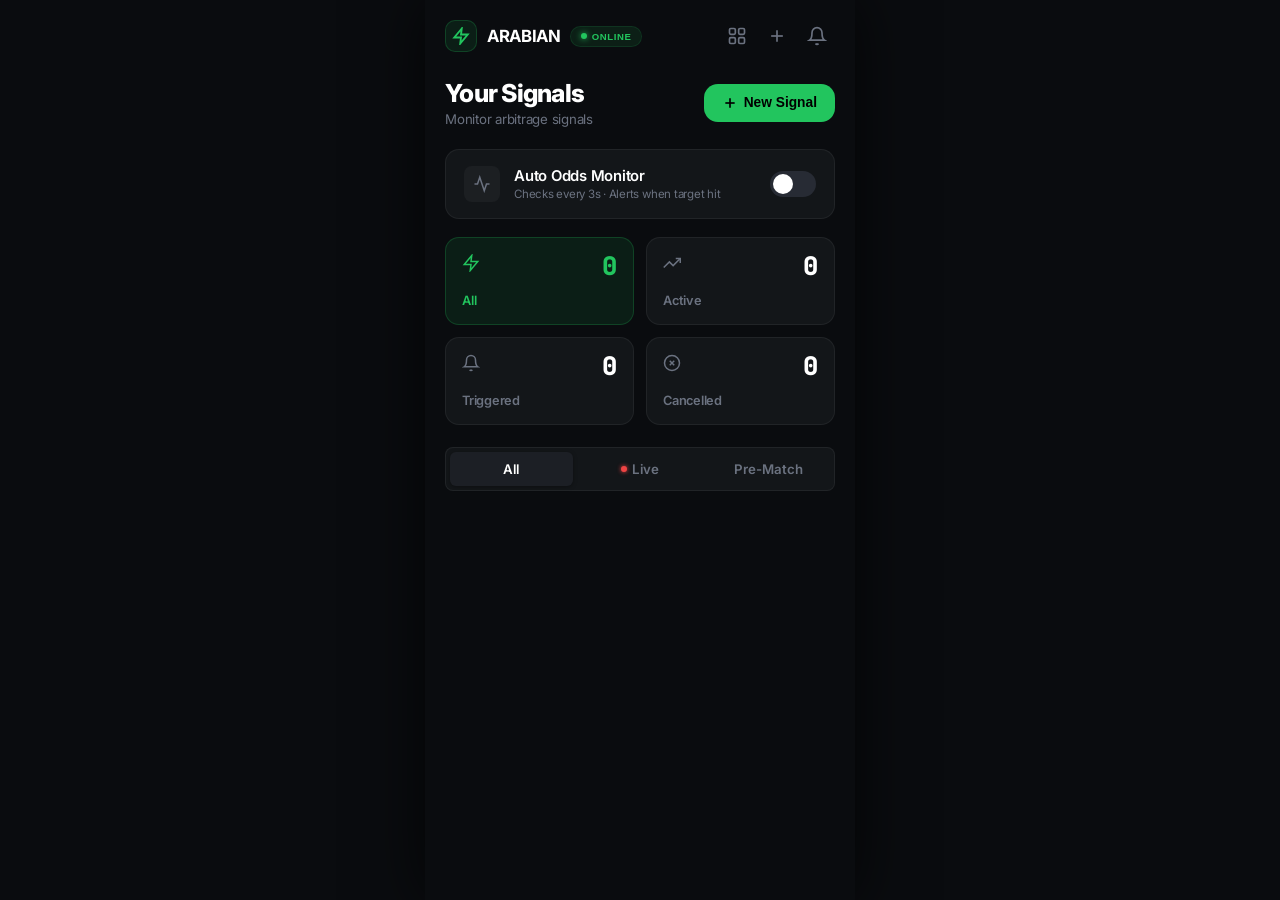
<file: frontend/index.html>
<!DOCTYPE html>
<html lang="en">
<head>
    <meta charset="UTF-8">
    <meta name="viewport" content="width=device-width, initial-scale=1.0, maximum-scale=1.0, user-scalable=no">
    <title>ARABIAN Arb Engine</title>
    <meta name="description" content="ARABIAN Arb Engine — Real-time arbitrage signal monitor.">
    <link rel="preconnect" href="https://fonts.googleapis.com">
    <link rel="preconnect" href="https://fonts.gstatic.com" crossorigin>
    <link href="https://fonts.googleapis.com/css2?family=Inter:wght@400;500;600;700;800&family=JetBrains+Mono:wght@500;700&display=swap" rel="stylesheet">
    <link rel="manifest" href="manifest.json">
    <meta name="theme-color" content="#0d1117">
    <link rel="stylesheet" href="style.css">
</head>
<body>
    <div class="app-container">

        <!-- ── Header ─────────────────────────────────────── -->
        <header class="app-header">
            <div class="header-left">
                <div class="logo-icon">
                    <svg width="18" height="18" viewBox="0 0 24 24" fill="none" stroke="currentColor" stroke-width="2.5"><path d="M13 2L3 14h9l-1 8 10-12h-9l1-8z"/></svg>
                </div>
                <span class="logo-text">ARABIAN</span>
                <button id="engine-toggle-btn" class="engine-badge online">
                    <span class="status-dot"></span>
                    <span class="status-text">ONLINE</span>
                </button>
            </div>
            <div class="header-right">
                <button class="icon-btn" id="bookmakers-btn" title="Bookmaker Health">
                    <svg width="20" height="20" viewBox="0 0 24 24" fill="none" stroke="currentColor" stroke-width="2"><rect x="3" y="3" width="7" height="7" rx="1.5"/><rect x="14" y="3" width="7" height="7" rx="1.5"/><rect x="3" y="14" width="7" height="7" rx="1.5"/><rect x="14" y="14" width="7" height="7" rx="1.5"/></svg>
                </button>
                <button class="icon-btn" id="header-new-signal-btn" title="New Signal">
                    <svg width="20" height="20" viewBox="0 0 24 24" fill="none" stroke="currentColor" stroke-width="2"><line x1="12" y1="5" x2="12" y2="19"/><line x1="5" y1="12" x2="19" y2="12"/></svg>
                </button>
                <button class="icon-btn notif-btn" id="notif-btn" title="Sound Settings">
                    <svg width="20" height="20" viewBox="0 0 24 24" fill="none" stroke="currentColor" stroke-width="2"><path d="M18 8A6 6 0 0 0 6 8c0 7-3 9-3 9h18s-3-2-3-9"/><path d="M13.73 21a2 2 0 0 1-3.46 0"/></svg>
                    <span class="notif-badge" id="notif-badge" style="display:none">0</span>
                </button>
            </div>
        </header>

        <!-- ── Bookmaker Drawer ────────────────────────────── -->
        <div class="bm-drawer" id="bm-drawer">
            <div class="bm-drawer-header">
                <span class="bm-drawer-title">Bookmaker Health</span>
                <button class="close-drawer-btn" id="close-drawer-btn">
                    <svg width="18" height="18" viewBox="0 0 24 24" fill="none" stroke="currentColor" stroke-width="2"><line x1="18" y1="6" x2="6" y2="18"/><line x1="6" y1="6" x2="18" y2="18"/></svg>
                </button>
            </div>
            <div class="bm-list" id="bm-list">
                <div class="bm-loading">Loading…</div>
            </div>
        </div>
        <div class="drawer-overlay" id="drawer-overlay"></div>

        <!-- ── API Connection Banner (hidden by default) ── -->
        <div class="api-banner" id="api-banner" style="display:none">
            <svg width="14" height="14" viewBox="0 0 24 24" fill="none" stroke="currentColor" stroke-width="2"><circle cx="12" cy="12" r="10"/><line x1="12" y1="8" x2="12" y2="12"/><line x1="12" y1="16" x2="12.01" y2="16"/></svg>
            <span id="api-banner-text">Cannot reach backend — check API server</span>
            <button id="api-retry-btn">Retry</button>
        </div>

        <!-- ── Main Content ───────────────────────────────── -->
        <main class="main-content">

            <!-- Title row -->
            <div class="title-section">
                <div>
                    <h2 class="page-title">Your Signals</h2>
                    <p class="page-subtitle" id="subtitle-text">Monitor arbitrage signals</p>
                </div>
                <button class="btn-new-signal" id="new-signal-btn">
                    <svg width="16" height="16" viewBox="0 0 24 24" fill="none" stroke="currentColor" stroke-width="2.5"><line x1="12" y1="5" x2="12" y2="19"/><line x1="5" y1="12" x2="19" y2="12"/></svg>
                    New Signal
                </button>
            </div>

            <!-- Auto Odds Monitor -->
            <div class="monitor-card">
                <div class="monitor-left">
                    <div class="monitor-icon">
                        <svg width="18" height="18" viewBox="0 0 24 24" fill="none" stroke="currentColor" stroke-width="2"><polyline points="22 12 18 12 15 21 9 3 6 12 2 12"/></svg>
                    </div>
                    <div>
                        <div class="monitor-title">Auto Odds Monitor</div>
                        <div class="monitor-sub">Checks every 3s · Alerts when target hit</div>
                    </div>
                </div>
                <label class="toggle-switch">
                    <input type="checkbox" id="auto-monitor-toggle">
                    <span class="slider"></span>
                </label>
            </div>

            <!-- Stats Grid 2x2 -->
            <div class="stats-grid">
                <div class="stat-card stat-active">
                    <div class="stat-top">
                        <svg width="18" height="18" viewBox="0 0 24 24" fill="none" stroke="currentColor" stroke-width="2"><path d="M13 2L3 14h9l-1 8 10-12h-9l1-8z"/></svg>
                        <span class="stat-number" id="stat-all">0</span>
                    </div>
                    <span class="stat-label">All</span>
                </div>
                <div class="stat-card">
                    <div class="stat-top">
                        <svg width="18" height="18" viewBox="0 0 24 24" fill="none" stroke="currentColor" stroke-width="2"><polyline points="23 6 13.5 15.5 8.5 10.5 1 18"/><polyline points="17 6 23 6 23 12"/></svg>
                        <span class="stat-number" id="stat-active">0</span>
                    </div>
                    <span class="stat-label">Active</span>
                </div>
                <div class="stat-card">
                    <div class="stat-top">
                        <svg width="18" height="18" viewBox="0 0 24 24" fill="none" stroke="currentColor" stroke-width="2"><path d="M18 8A6 6 0 0 0 6 8c0 7-3 9-3 9h18s-3-2-3-9"/><path d="M13.73 21a2 2 0 0 1-3.46 0"/></svg>
                        <span class="stat-number" id="stat-triggered">0</span>
                    </div>
                    <span class="stat-label">Triggered</span>
                </div>
                <div class="stat-card">
                    <div class="stat-top">
                        <svg width="18" height="18" viewBox="0 0 24 24" fill="none" stroke="currentColor" stroke-width="2"><circle cx="12" cy="12" r="10"/><line x1="15" y1="9" x2="9" y2="15"/><line x1="9" y1="9" x2="15" y2="15"/></svg>
                        <span class="stat-number" id="stat-cancelled">0</span>
                    </div>
                    <span class="stat-label">Cancelled</span>
                </div>
            </div>

            <!-- Filter Tabs -->
            <div class="filter-tabs" id="filter-tabs">
                <button class="filter-tab active" data-filter="all">All</button>
                <button class="filter-tab" data-filter="live">
                    <span class="live-dot"></span>Live
                </button>
                <button class="filter-tab" data-filter="prematch">Pre-Match</button>
            </div>

            <!-- Signal Cards -->
            <div class="signals-list" id="signals-list"></div>

        </main>
    </div>

    <!-- ── Signal Card Template ──────────────────────────── -->
    <template id="signal-card-template">
        <div class="signal-card">

            <!-- Card header -->
            <div class="signal-card-header">
                <span class="signal-badge">ACTIVE</span>
                <div class="signal-card-actions">
                    <button class="card-icon-btn btn-notify" title="Notify">
                        <svg width="16" height="16" viewBox="0 0 24 24" fill="none" stroke="currentColor" stroke-width="2"><path d="M18 8A6 6 0 0 0 6 8c0 7-3 9-3 9h18s-3-2-3-9"/><path d="M13.73 21a2 2 0 0 1-3.46 0"/></svg>
                    </button>
                    <button class="card-icon-btn btn-delete" title="Delete">
                        <svg width="16" height="16" viewBox="0 0 24 24" fill="none" stroke="currentColor" stroke-width="2"><polyline points="3 6 5 6 21 6"/><path d="M19 6v14a2 2 0 0 1-2 2H7a2 2 0 0 1-2-2V6m3 0V4a2 2 0 0 1 2-2h4a2 2 0 0 1 2 2v2"/></svg>
                    </button>
                </div>
            </div>

            <!-- Match name -->
            <div class="signal-match"></div>

            <!-- Date/time -->
            <div class="signal-time">
                <svg width="13" height="13" viewBox="0 0 24 24" fill="none" stroke="currentColor" stroke-width="2"><circle cx="12" cy="12" r="10"/><polyline points="12 6 12 12 16 14"/></svg>
                <span class="signal-time-text"></span>
            </div>

            <!-- Bookmaker tags (engine arbs) -->
            <div class="bm-tags"></div>

            <!-- Metrics row -->
            <div class="signal-metrics">
                <div class="metric-box">
                    <span class="metric-label">MARKET</span>
                    <span class="metric-value metric-green metric-market"></span>
                </div>
                <div class="metric-box">
                    <span class="metric-label">EDGE</span>
                    <span class="metric-value metric-edge"></span>
                </div>
                <div class="metric-box">
                    <span class="metric-label">PROFIT</span>
                    <span class="metric-value metric-profit"></span>
                </div>
            </div>

            <!-- Odds detail (engine arbs) -->
            <div class="odds-detail">
                <div class="odds-row">
                    <span class="odds-bm bm1-label"></span>
                    <span class="odds-val bm1-odds"></span>
                    <span class="odds-arrow bm1-dir"></span>
                </div>
                <div class="odds-row">
                    <span class="odds-bm bm2-label"></span>
                    <span class="odds-val bm2-odds"></span>
                    <span class="odds-arrow bm2-dir"></span>
                </div>
            </div>

            <!-- Update action (manual targets only) -->
            <div class="update-action">
                <input type="text" class="odds-input" placeholder="Paste current odds...">
                <button class="btn-update">Update</button>
            </div>

        </div>
    </template>

    <!-- ── New Signal Modal ──────────────────────────────── -->
    <div class="modal-overlay" id="signal-modal">
        <div class="modal-sheet">
            <div class="modal-handle"></div>
            <div class="modal-header">
                <h2>New Signal</h2>
                <button class="close-modal-btn" id="close-modal-btn">&times;</button>
            </div>
            <div class="modal-body">
                <!-- Live Match Search -->
                <div class="form-group search-group">
                    <label>Search Match</label>
                    <div class="search-wrapper">
                        <svg class="search-icon" width="16" height="16" viewBox="0 0 24 24" fill="none" stroke="currentColor" stroke-width="2"><circle cx="11" cy="11" r="8"/><line x1="21" y1="21" x2="16.65" y2="16.65"/></svg>
                        <input type="text" id="target-match" class="search-input" placeholder="Search match e.g. Arsenal vs Chelsea" autocomplete="off">
                        <button class="search-clear" id="search-clear" style="display:none">&times;</button>
                    </div>
                    <!-- Dropdown results -->
                    <div class="search-results" id="search-results" style="display:none"></div>
                    <!-- Selected match pill -->
                    <div class="selected-match" id="selected-match" style="display:none">
                        <span id="selected-match-text"></span>
                        <button class="deselect-match" id="deselect-match">&times;</button>
                    </div>
                </div>
                <div class="form-group">
                    <label>Market</label>
                    <input type="text" id="target-market" placeholder="e.g. Under 3.5">
                </div>
                <div class="form-group">
                    <label>Target Odds</label>
                    <input type="number" step="0.01" id="target-odds" placeholder="e.g. 2.10">
                </div>
                <div class="form-group">
                    <label>Watch on Bookmakers</label>
                    <p class="form-hint">Select which bookmakers to monitor</p>
                    <div class="bm-chips" id="bm-chips"></div>
                </div>
                <div class="form-group row-group">
                    <div>
                        <label>Auto Monitor</label>
                        <p class="form-hint">Receive Telegram alerts when odds hit</p>
                    </div>
                    <label class="toggle-switch">
                        <input type="checkbox" id="target-auto-monitor" checked>
                        <span class="slider"></span>
                    </label>
                </div>
                <button class="btn-primary full-width" id="submit-target-btn">Save Signal</button>
            </div>
        </div>
    </div>

    <!-- ── Sound Modal ──────────────────────────────────── -->
    <div class="modal-overlay" id="sound-modal">
        <div class="modal-sheet">
            <div class="modal-handle"></div>
            <div class="modal-header">
                <h2>🔔 Sound & Alerts</h2>
                <button class="close-modal-btn" id="close-sound-modal-btn">&times;</button>
            </div>
            <div class="modal-body">
                <div class="form-group row-group">
                    <div>
                        <label>Enable Alert Sound</label>
                        <p class="form-hint">Play a sound when a target is hit</p>
                    </div>
                    <label class="toggle-switch">
                        <input type="checkbox" id="sound-enabled-toggle" checked>
                        <span class="slider"></span>
                    </label>
                </div>
                <div class="form-group" id="tone-picker-group">
                    <label>Tone</label>
                    <div class="tone-grid">
                        <button class="tone-btn selected" data-tone="beep" type="button"><span>📣</span>Beep</button>
                        <button class="tone-btn" data-tone="double" type="button"><span>📯</span>Double</button>
                        <button class="tone-btn" data-tone="rising" type="button"><span>🎵</span>Rising</button>
                        <button class="tone-btn" data-tone="urgent" type="button"><span>🚨</span>Urgent</button>
                        <button class="tone-btn" data-tone="chime" type="button"><span>🔔</span>Chime</button>
                        <button class="tone-btn" data-tone="custom" type="button"><span>📂</span>Custom</button>
                    </div>
                </div>
                <div class="form-group" id="custom-upload-group" style="display:none">
                    <label>Upload Ringtone</label>
                    <div class="upload-zone" id="upload-zone">
                        <svg width="24" height="24" viewBox="0 0 24 24" fill="none" stroke="currentColor" stroke-width="1.5"><path d="M21 15v4a2 2 0 0 1-2 2H5a2 2 0 0 1-2-2v-4"/><polyline points="17 8 12 3 7 8"/><line x1="12" y1="3" x2="12" y2="15"/></svg>
                        <p>Tap to choose audio file</p>
                        <p class="form-hint" id="upload-filename">No file selected</p>
                        <input type="file" id="ringtone-file" accept="audio/*" style="display:none">
                    </div>
                </div>
                <div class="form-group">
                    <label>Volume & Preview</label>
                    <div class="preview-row">
                        <input type="range" id="sound-volume" min="0" max="100" value="70" class="vol-slider">
                        <button class="btn-preview" id="preview-sound-btn" type="button">Test</button>
                    </div>
                </div>
                <button class="btn-primary full-width" id="save-sound-btn">Save Settings</button>
            </div>
        </div>
    </div>

    <script src="config.js"></script>
    <script src="app.js"></script>
</body>
</html>
</file>
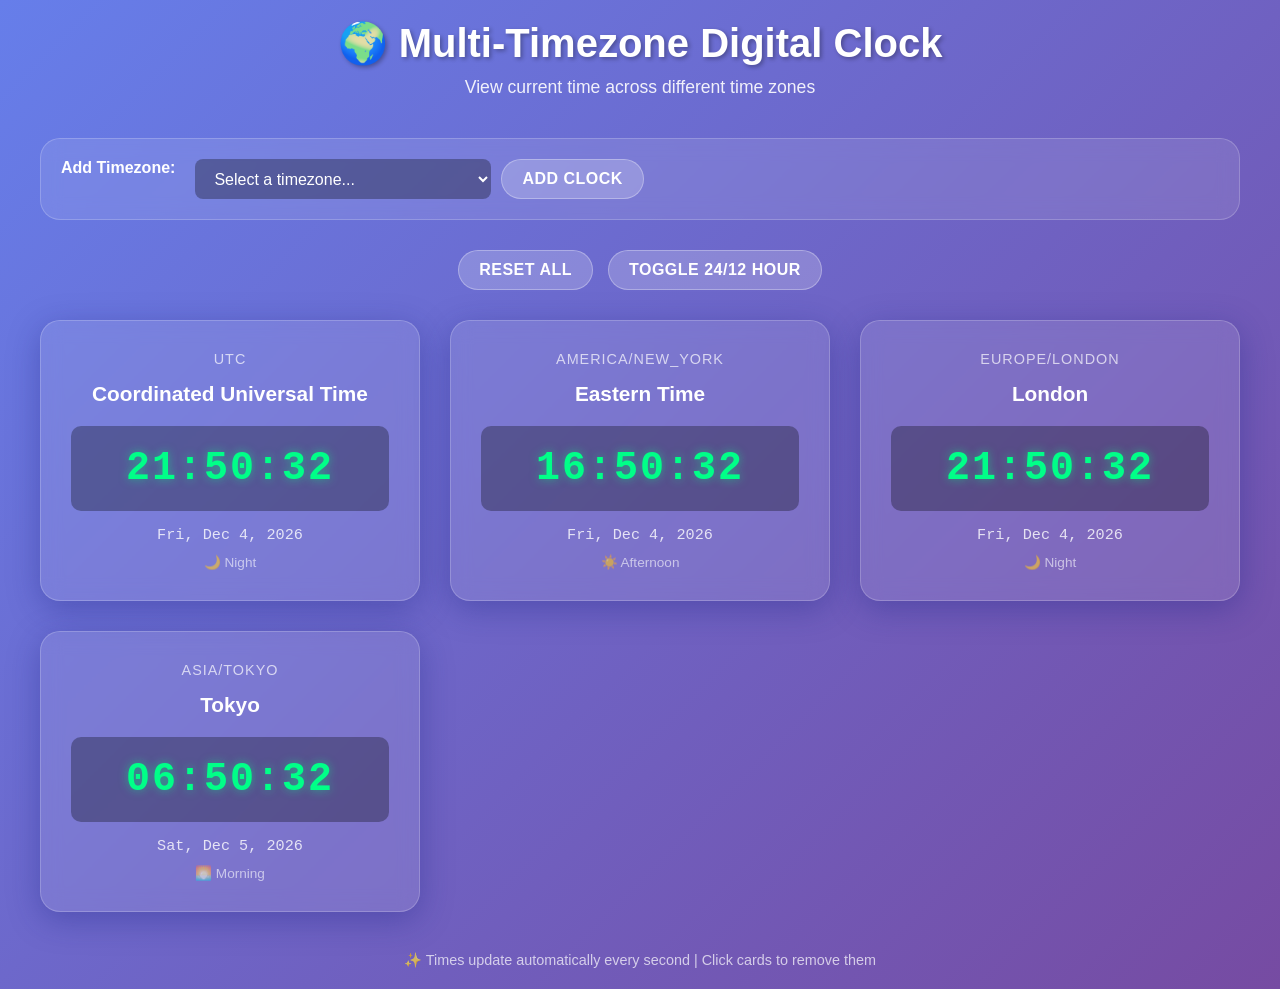
<file: digital-clock.html>
<!DOCTYPE html>
<html lang="en">
<head>
    <meta charset="UTF-8">
    <meta name="viewport" content="width=device-width, initial-scale=1.0">
    <title>Multi-Timezone Digital Clock</title>
    <style>
        * {
            margin: 0;
            padding: 0;
            box-sizing: border-box;
        }

        body {
            font-family: 'Segoe UI', Tahoma, Geneva, Verdana, sans-serif;
            background: linear-gradient(135deg, #667eea 0%, #764ba2 100%);
            min-height: 100vh;
            display: flex;
            justify-content: center;
            align-items: center;
            padding: 20px;
        }

        .container {
            max-width: 1200px;
            width: 100%;
        }

        .header {
            text-align: center;
            color: white;
            margin-bottom: 40px;
        }

        .header h1 {
            font-size: 2.5em;
            margin-bottom: 10px;
            text-shadow: 2px 2px 4px rgba(0, 0, 0, 0.3);
        }

        .header p {
            font-size: 1.1em;
            opacity: 0.9;
        }

        .clocks-grid {
            display: grid;
            grid-template-columns: repeat(auto-fit, minmax(280px, 1fr));
            gap: 30px;
            margin-bottom: 30px;
        }

        .clock-card {
            background: rgba(255, 255, 255, 0.1);
            backdrop-filter: blur(10px);
            border: 1px solid rgba(255, 255, 255, 0.2);
            border-radius: 20px;
            padding: 30px;
            box-shadow: 0 8px 32px 0 rgba(31, 38, 135, 0.37);
            transition: transform 0.3s ease, box-shadow 0.3s ease;
            cursor: pointer;
        }

        .clock-card:hover {
            transform: translateY(-5px);
            box-shadow: 0 12px 40px 0 rgba(31, 38, 135, 0.5);
        }

        .timezone-label {
            color: rgba(255, 255, 255, 0.7);
            font-size: 0.9em;
            text-transform: uppercase;
            letter-spacing: 1px;
            margin-bottom: 15px;
            text-align: center;
        }

        .timezone-name {
            color: white;
            font-size: 1.3em;
            font-weight: 600;
            text-align: center;
            margin-bottom: 20px;
        }

        .digital-time {
            background: rgba(0, 0, 0, 0.3);
            color: #00ff88;
            font-size: 2.5em;
            font-weight: bold;
            text-align: center;
            padding: 20px;
            border-radius: 10px;
            font-family: 'Courier New', monospace;
            text-shadow: 0 0 10px rgba(0, 255, 136, 0.5);
            letter-spacing: 2px;
            margin-bottom: 15px;
        }

        .date-info {
            color: rgba(255, 255, 255, 0.8);
            font-size: 0.95em;
            text-align: center;
            font-family: 'Courier New', monospace;
        }

        .time-period {
            color: rgba(255, 255, 255, 0.6);
            font-size: 0.85em;
            text-align: center;
            margin-top: 10px;
        }

        .controls {
            display: flex;
            justify-content: center;
            gap: 15px;
            flex-wrap: wrap;
            margin-bottom: 30px;
        }

        .btn {
            background: rgba(255, 255, 255, 0.2);
            color: white;
            border: 1px solid rgba(255, 255, 255, 0.3);
            padding: 10px 20px;
            border-radius: 25px;
            cursor: pointer;
            font-size: 1em;
            transition: all 0.3s ease;
            text-transform: uppercase;
            letter-spacing: 0.5px;
            font-weight: 600;
        }

        .btn:hover {
            background: rgba(255, 255, 255, 0.3);
            transform: scale(1.05);
        }

        .btn.active {
            background: rgba(255, 255, 255, 0.4);
            border-color: rgba(255, 255, 255, 0.6);
        }

        .timezone-selector {
            background: rgba(255, 255, 255, 0.1);
            backdrop-filter: blur(10px);
            border: 1px solid rgba(255, 255, 255, 0.2);
            border-radius: 20px;
            padding: 20px;
            margin-bottom: 30px;
        }

        .timezone-selector label {
            color: white;
            margin-right: 10px;
            font-weight: 600;
        }

        .timezone-selector select {
            padding: 10px 15px;
            border: none;
            border-radius: 8px;
            background: rgba(0, 0, 0, 0.3);
            color: white;
            font-size: 1em;
            cursor: pointer;
            min-width: 200px;
        }

        .timezone-selector select option {
            background: #333;
            color: white;
        }

        .add-timezone-container {
            display: flex;
            gap: 10px;
            flex-wrap: wrap;
        }

        @media (max-width: 768px) {
            .header h1 {
                font-size: 1.8em;
            }

            .digital-time {
                font-size: 1.8em;
            }

            .clocks-grid {
                grid-template-columns: 1fr;
                gap: 20px;
            }

            .timezone-selector select {
                min-width: 150px;
            }
        }

        .footer {
            text-align: center;
            color: rgba(255, 255, 255, 0.7);
            margin-top: 40px;
            font-size: 0.9em;
        }

        .custom-timezone-input {
            background: rgba(255, 255, 255, 0.1);
            border: 1px solid rgba(255, 255, 255, 0.3);
            padding: 10px 15px;
            border-radius: 8px;
            color: white;
            font-size: 1em;
        }

        .custom-timezone-input::placeholder {
            color: rgba(255, 255, 255, 0.5);
        }
    </style>
</head>
<body>
    <div class="container">
        <div class="header">
            <h1>🌍 Multi-Timezone Digital Clock</h1>
            <p>View current time across different time zones</p>
        </div>

        <div class="timezone-selector">
            <div class="add-timezone-container">
                <label for="timezoneSelect">Add Timezone:</label>
                <select id="timezoneSelect">
                    <option value="">Select a timezone...</option>
                    <option value="UTC">UTC (Coordinated Universal Time)</option>
                    <option value="America/New_York">Eastern Time (EST/EDT)</option>
                    <option value="America/Chicago">Central Time (CST/CDT)</option>
                    <option value="America/Denver">Mountain Time (MST/MDT)</option>
                    <option value="America/Los_Angeles">Pacific Time (PST/PDT)</option>
                    <option value="Europe/London">London (GMT/BST)</option>
                    <option value="Europe/Paris">Paris (CET/CEST)</option>
                    <option value="Europe/Berlin">Berlin (CET/CEST)</option>
                    <option value="Asia/Tokyo">Tokyo (JST)</option>
                    <option value="Asia/Shanghai">Shanghai (CST)</option>
                    <option value="Asia/Hong_Kong">Hong Kong (HKT)</option>
                    <option value="Asia/Singapore">Singapore (SGT)</option>
                    <option value="Asia/Dubai">Dubai (GST)</option>
                    <option value="Asia/Kolkata">India (IST)</option>
                    <option value="Australia/Sydney">Sydney (AEDT/AEST)</option>
                    <option value="Australia/Melbourne">Melbourne (AEDT/AEST)</option>
                    <option value="Pacific/Auckland">Auckland (NZDT/NZST)</option>
                    <option value="America/Toronto">Toronto (EST/EDT)</option>
                    <option value="America/Mexico_City">Mexico City (CST/CDT)</option>
                    <option value="America/Sao_Paulo">São Paulo (BRT/BRST)</option>
                    <option value="Africa/Cairo">Cairo (EET)</option>
                    <option value="Africa/Johannesburg">Johannesburg (SAST)</option>
                </select>
                <button class="btn" onclick="addTimezone()">Add Clock</button>
            </div>
        </div>

        <div class="controls">
            <button class="btn" onclick="resetClocks()">Reset All</button>
            <button class="btn" onclick="toggleFormat()">Toggle 24/12 Hour</button>
        </div>

        <div class="clocks-grid" id="clocksContainer"></div>

        <div class="footer">
            <p>✨ Times update automatically every second | Click cards to remove them</p>
        </div>
    </div>

    <script>
        let is24Hour = true;
        let timezones = ['UTC', 'America/New_York', 'Europe/London', 'Asia/Tokyo'];

        const timezoneNames = {
            'UTC': 'Coordinated Universal Time',
            'America/New_York': 'Eastern Time',
            'America/Chicago': 'Central Time',
            'America/Denver': 'Mountain Time',
            'America/Los_Angeles': 'Pacific Time',
            'Europe/London': 'London',
            'Europe/Paris': 'Paris',
            'Europe/Berlin': 'Berlin',
            'Asia/Tokyo': 'Tokyo',
            'Asia/Shanghai': 'Shanghai',
            'Asia/Hong_Kong': 'Hong Kong',
            'Asia/Singapore': 'Singapore',
            'Asia/Dubai': 'Dubai',
            'Asia/Kolkata': 'India (IST)',
            'Australia/Sydney': 'Sydney',
            'Australia/Melbourne': 'Melbourne',
            'Pacific/Auckland': 'Auckland',
            'America/Toronto': 'Toronto',
            'America/Mexico_City': 'Mexico City',
            'America/Sao_Paulo': 'São Paulo',
            'Africa/Cairo': 'Cairo',
            'Africa/Johannesburg': 'Johannesburg'
        };

        function formatTime(date, timezone) {
            const options = {
                timeZone: timezone,
                hour: is24Hour ? '2-digit' : 'numeric',
                minute: '2-digit',
                second: '2-digit',
                hour12: !is24Hour
            };

            const timeStr = date.toLocaleString('en-US', options);
            return timeStr;
        }

        function formatDate(date, timezone) {
            const options = {
                timeZone: timezone,
                weekday: 'short',
                month: 'short',
                day: 'numeric',
                year: 'numeric'
            };

            return date.toLocaleString('en-US', options);
        }

        function getTimePeriod(date, timezone) {
            const options = {
                timeZone: timezone,
                hour: '2-digit',
                hour12: false
            };

            const hourStr = date.toLocaleString('en-US', options);
            const hour = parseInt(hourStr);

            if (hour >= 5 && hour < 12) return '🌅 Morning';
            if (hour >= 12 && hour < 17) return '☀️ Afternoon';
            if (hour >= 17 && hour < 21) return '🌆 Evening';
            return '🌙 Night';
        }

        function createClockCard(timezone) {
            const now = new Date();
            const time = formatTime(now, timezone);
            const date = formatDate(now, timezone);
            const period = getTimePeriod(now, timezone);
            const displayName = timezoneNames[timezone] || timezone;

            return `
                <div class="clock-card" onclick="removeTimezone('${timezone}')">
                    <div class="timezone-label">${timezone}</div>
                    <div class="timezone-name">${displayName}</div>
                    <div class="digital-time">${time}</div>
                    <div class="date-info">${date}</div>
                    <div class="time-period">${period}</div>
                </div>
            `;
        }

        function updateClocks() {
            const container = document.getElementById('clocksContainer');
            container.innerHTML = timezones.map(tz => createClockCard(tz)).join('');
        }

        function addTimezone() {
            const select = document.getElementById('timezoneSelect');
            const timezone = select.value;

            if (timezone && !timezones.includes(timezone)) {
                timezones.push(timezone);
                select.value = '';
                updateClocks();
            } else if (timezone && timezones.includes(timezone)) {
                alert('This timezone is already added!');
            }
        }

        function removeTimezone(timezone) {
            timezones = timezones.filter(tz => tz !== timezone);
            updateClocks();
        }

        function resetClocks() {
            timezones = ['UTC', 'America/New_York', 'Europe/London', 'Asia/Tokyo'];
            document.getElementById('timezoneSelect').value = '';
            updateClocks();
        }

        function toggleFormat() {
            is24Hour = !is24Hour;
            updateClocks();
        }

        // Update clocks every second
        setInterval(updateClocks, 1000);

        // Initial update
        updateClocks();

        // Allow adding timezone with Enter key
        document.getElementById('timezoneSelect').addEventListener('keypress', function(e) {
            if (e.key === 'Enter') {
                addTimezone();
            }
        });
    </script>
</body>
</html>
</file>
<file: frontend/style.css>
/* ═══════════════════════════════════════════════════
   ARABIAN Arb Engine  ·  ArbSignal-style UI
   ═══════════════════════════════════════════════════ */

:root {
    --bg:            #0A0C0F;
    --bg-card:       #131619;
    --bg-input:      #1C1F25;
    --bg-metric:     #0E1014;

    --text:          #FFFFFF;
    --text-secondary:#6B7280;

    --green:         #22C55E;
    --green-bg:      rgba(34,197,94,0.10);
    --green-border:  rgba(34,197,94,0.22);
    --green-glow:    rgba(34,197,94,0.15);

    --red:           #EF4444;
    --red-bg:        rgba(239,68,68,0.10);
    --yellow:        #FACC15;

    --border:        rgba(255,255,255,0.06);
    --border-hover:  rgba(255,255,255,0.10);

    --r-sm:  8px;
    --r-md:  14px;
    --r-lg:  18px;
    --r-pill:999px;

    --font: 'Inter', -apple-system, sans-serif;
    --mono: 'JetBrains Mono', monospace;
}

*{ margin:0; padding:0; box-sizing:border-box; }

html{ height:100%; }

body{
    font-family: var(--font);
    background: var(--bg);
    color: var(--text);
    -webkit-font-smoothing: antialiased;
    min-height: 100%;
    letter-spacing: -0.015em;
}

/* ─── App shell ─────────────────────────────────────── */
.app-container{
    max-width: 430px;
    margin: 0 auto;
    min-height: 100vh;
    display: flex;
    flex-direction: column;
    background: var(--bg);
    /* subtle center shadow on desktop */
    box-shadow: 0 0 60px rgba(0,0,0,.7);
}

/* ─── Header ────────────────────────────────────────── */
.app-header{
    display: flex;
    justify-content: space-between;
    align-items: center;
    padding: 18px 20px;
}

.header-left{ display:flex; align-items:center; gap:10px; }

.logo-icon{
    width:32px; height:32px;
    background: var(--green-bg);
    color: var(--green);
    border: 1px solid var(--green-border);
    border-radius: 10px;
    display:flex; align-items:center; justify-content:center;
}

.logo-text{
    font-size: 1.05rem;
    font-weight: 700;
    letter-spacing: -0.02em;
}

/* Engine online/offline pill */
.engine-badge{
    display:flex; align-items:center; gap:5px;
    font-size: 0.6rem; font-weight: 800; letter-spacing: 0.06em;
    padding: 4px 10px; border-radius: var(--r-pill);
    border: none; cursor: pointer; transition: all 0.2s;
}
.engine-badge.online{
    background: var(--green-bg);
    color: var(--green);
    box-shadow: 0 0 0 1px var(--green-border);
}
.engine-badge.offline{
    background: var(--red-bg);
    color: var(--red);
    box-shadow: 0 0 0 1px rgba(239,68,68,0.22);
}
.status-dot{
    width:6px; height:6px; border-radius:50%;
    background: currentColor;
}
.engine-badge.online .status-dot{ box-shadow: 0 0 6px currentColor; }

.header-right{ display:flex; align-items:center; gap:4px; }

.icon-btn{
    background: transparent; border:none;
    color: var(--text-secondary);
    width:36px; height:36px;
    display:flex; align-items:center; justify-content:center;
    border-radius:50%; cursor:pointer;
    transition: background 0.18s, color 0.18s;
}
.icon-btn:hover{ background: rgba(255,255,255,.05); color: var(--text); }

.notif-btn{ position:relative; }
.notif-badge{
    position:absolute; top:3px; right:3px;
    background: var(--red); color:#fff;
    font-size: 0.5rem; font-weight:800;
    width:14px; height:14px; border-radius:50%;
    display:flex; align-items:center; justify-content:center;
    border:1.5px solid var(--bg); pointer-events:none;
}

/* ─── Bookmaker drawer ──────────────────────────────── */
.drawer-overlay{
    position:fixed; inset:0;
    background: rgba(0,0,0,.6);
    backdrop-filter: blur(2px);
    z-index:900;
    opacity:0; pointer-events:none; transition: opacity 0.25s;
}
.drawer-overlay.active{ opacity:1; pointer-events:auto; }

.bm-drawer{
    position:fixed; top:0; right:0; bottom:0; width:290px; max-width:88vw;
    background: var(--bg-card); border-left:1px solid var(--border);
    z-index:950; transform:translateX(100%);
    transition: transform 0.3s cubic-bezier(.4,0,.2,1);
    display:flex; flex-direction:column; overflow-y:auto;
}
.bm-drawer.open{ transform:translateX(0); }

.bm-drawer-header{
    display:flex; justify-content:space-between; align-items:center;
    padding:20px; border-bottom:1px solid var(--border);
    position:sticky; top:0; background:var(--bg-card);
}
.bm-drawer-title{ font-size:.9rem; font-weight:700; }
.close-drawer-btn{
    background:none; border:none; color:var(--text-secondary);
    cursor:pointer; width:28px; height:28px;
    display:flex; align-items:center; justify-content:center;
    border-radius:50%; transition:background 0.18s;
}
.close-drawer-btn:hover{ background:rgba(255,255,255,.05); color:var(--text); }

.bm-list{ padding:14px; display:flex; flex-direction:column; gap:10px; }
.bm-loading{ text-align:center; color:var(--text-secondary); font-size:.8rem; padding:20px 0; }

.bm-row{
    display:flex; align-items:center; gap:12px;
    background:var(--bg-input); border-radius:var(--r-md);
    padding:14px 15px; border:1px solid var(--border);
}
.bm-health-dot{ width:9px; height:9px; border-radius:50%; flex-shrink:0; }
.bm-health-dot.healthy { background:var(--green); box-shadow:0 0 6px var(--green); }
.bm-health-dot.degraded{ background:var(--yellow); }
.bm-health-dot.offline { background:var(--red); }
.bm-row-info{ flex:1; min-width:0; }
.bm-row-name{ font-size:.87rem; font-weight:600; margin-bottom:2px; }
.bm-row-meta{ font-size:.7rem; color:var(--text-secondary); }
.bm-row-status{
    font-size:.6rem; font-weight:700; letter-spacing:.04em;
    padding:3px 8px; border-radius:var(--r-pill);
}
.bm-row-status.healthy { background:var(--green-bg); color:var(--green); border:1px solid var(--green-border); }
.bm-row-status.degraded{ background:rgba(250,204,21,.1); color:var(--yellow); border:1px solid rgba(250,204,21,.2); }
.bm-row-status.offline { background:var(--red-bg); color:var(--red); border:1px solid rgba(239,68,68,.2); }

/* ─── Main content ──────────────────────────────────── */
.main-content{
    padding: 0 20px 48px;
    flex:1;
}

/* Title row */
.title-section{
    display:flex; justify-content:space-between; align-items:center;
    margin: 6px 0 22px;
}
.page-title{
    font-size: 1.55rem; font-weight:800; letter-spacing:-0.03em; margin-bottom:3px;
}
.page-subtitle{
    font-size:.83rem; color:var(--text-secondary);
}
.btn-new-signal{
    display:flex; align-items:center; gap:6px;
    background: var(--green); color:#000;
    border:none; padding:11px 18px; border-radius:var(--r-md);
    font-size:.86rem; font-weight:700; cursor:pointer;
    white-space:nowrap; transition: opacity 0.18s;
    flex-shrink:0;
}
.btn-new-signal:hover{ opacity:.9; }

/* Auto Monitor card */
.monitor-card{
    display:flex; justify-content:space-between; align-items:center;
    background: var(--bg-card); border:1px solid var(--border);
    border-radius: var(--r-md); padding:16px 18px; margin-bottom:18px;
}
.monitor-left{ display:flex; align-items:center; gap:14px; }
.monitor-icon{
    width:36px; height:36px;
    background: rgba(255,255,255,.04); border-radius:var(--r-sm);
    display:flex; align-items:center; justify-content:center;
    color: var(--text-secondary);
}
.monitor-title{ font-size:.93rem; font-weight:600; margin-bottom:2px; }
.monitor-sub  { font-size:.72rem; color:var(--text-secondary); }

/* Toggle */
.toggle-switch{ position:relative; display:inline-block; width:46px; height:26px; flex-shrink:0; }
.toggle-switch input{ opacity:0; width:0; height:0; }
.slider{
    position:absolute; cursor:pointer; inset:0;
    background:#272B34; transition:.35s; border-radius:34px;
}
.slider:before{
    position:absolute; content:""; height:20px; width:20px;
    left:3px; bottom:3px; background:#fff; transition:.35s; border-radius:50%;
}
input:checked + .slider{ background: var(--green); }
input:checked + .slider:before{ transform:translateX(20px); }

/* Stats 2×2 grid */
.stats-grid{
    display:grid; grid-template-columns:1fr 1fr;
    gap:12px; margin-bottom:22px;
}
.stat-card{
    background: var(--bg-card); border:1px solid var(--border);
    border-radius: var(--r-md); padding:16px;
    display:flex; flex-direction:column; justify-content:space-between;
    min-height:88px;
}
/* Highlighted "All" card */
.stat-active{
    background: var(--green-bg);
    border-color: var(--green-border);
    box-shadow: 0 0 0 0 var(--green-glow);
}
.stat-top{
    display:flex; justify-content:space-between; align-items:flex-start;
}
.stat-top svg{ color:var(--text-secondary); }
.stat-active .stat-top svg{ color:var(--green); }
.stat-number{
    font-size:1.6rem; font-weight:800; font-family:var(--mono);
    line-height:1;
}
.stat-active .stat-number{ color:var(--green); }
.stat-label{
    font-size:.8rem; font-weight:600; color:var(--text-secondary);
    margin-top:10px;
}
.stat-active .stat-label{ color:var(--green); }

/* Filter tabs */
.filter-tabs{
    display:flex; gap:6px; margin-bottom:20px;
    background:var(--bg-card); border:1px solid var(--border);
    padding:4px; border-radius:var(--r-sm);
}
.filter-tab{
    flex:1; padding:9px; background:transparent; border:none;
    color:var(--text-secondary); font-size:.83rem; font-weight:600;
    border-radius:6px; cursor:pointer; transition:all 0.18s;
    display:flex; align-items:center; justify-content:center; gap:5px;
    font-family: var(--font);
}
.filter-tab:hover{ color:var(--text); }
.filter-tab.active{
    background:var(--bg-input); color:var(--text);
    box-shadow:0 1px 4px rgba(0,0,0,.35);
}
.live-dot{
    width:6px; height:6px; border-radius:50%;
    background:var(--red); box-shadow:0 0 4px var(--red);
}

/* ─── Signal Cards ──────────────────────────────────── */
.signals-list{ display:flex; flex-direction:column; gap:14px; }

.signal-card{
    background:var(--bg-card); border:1px solid var(--border);
    border-radius:var(--r-md); padding:18px;
    display:flex; flex-direction:column; gap:12px;
    transition: border-color 0.18s;
}
.signal-card:hover{ border-color:var(--border-hover); }

/* Card top row */
.signal-card-header{
    display:flex; justify-content:space-between; align-items:center;
}
.signal-badge{
    display:inline-flex; align-items:center; gap:5px;
    font-size:.62rem; font-weight:800; letter-spacing:.06em;
    padding:4px 10px; border-radius:var(--r-pill);
    /* Default = green ACTIVE */
    background:var(--green-bg); color:var(--green); border:1px solid var(--green-border);
}
.badge-live  { background:var(--red-bg);   color:var(--red);    border:1px solid rgba(239,68,68,.22) !important; }
.badge-pre   { background:rgba(99,102,241,.08); color:#818CF8; border:1px solid rgba(99,102,241,.2) !important; }
.badge-watch { background:rgba(250,204,21,.08); color:var(--yellow); border:1px solid rgba(250,204,21,.2) !important; }

.signal-card-actions{ display:flex; gap:10px; }
.card-icon-btn{
    background:none; border:none; color:var(--text-secondary);
    cursor:pointer; display:flex; align-items:center; justify-content:center;
    width:28px; height:28px; border-radius:50%; transition:background 0.18s, color 0.18s;
}
.card-icon-btn:hover{ background:rgba(255,255,255,.05); color:var(--text); }
.btn-delete:hover{ color:var(--red) !important; }

/* Match name */
.signal-match{
    font-size:1.02rem; font-weight:700; line-height:1.3;
}

/* Time row */
.signal-time{
    display:flex; align-items:center; gap:5px;
    color:var(--text-secondary); font-size:.78rem;
}

/* Bookmaker tags */
.bm-tags{ display:flex; flex-wrap:wrap; gap:6px; }
.bm-tag{
    font-size:.63rem; font-weight:700; letter-spacing:.03em;
    padding:3px 8px; border-radius:var(--r-pill);
    background:rgba(255,255,255,.04); border:1px solid var(--border);
    color:var(--text-secondary);
}

/* Metrics 3-box row */
.signal-metrics{
    display:grid; grid-template-columns:1fr 1fr 1fr; gap:8px;
}
.metric-box{
    background:var(--bg-metric); border-radius:var(--r-sm);
    padding:11px 10px;
    display:flex; flex-direction:column; align-items:center; gap:5px;
}
.metric-label{
    font-size:.58rem; font-weight:700; letter-spacing:.05em;
    color:var(--text-secondary); text-transform:uppercase;
}
.metric-value{
    font-size:.97rem; font-weight:700; font-family:var(--mono);
}
.metric-green{ color:var(--green); }

/* Odds detail (engine arbs) */
.odds-detail{
    background:var(--bg-input); border-radius:var(--r-sm);
    padding:12px 14px; display:flex; flex-direction:column; gap:7px;
}
.odds-row{
    display:flex; align-items:center;
    font-family:var(--mono); font-size:.88rem;
}
.odds-bm { flex:1; font-weight:600; color:var(--text); }
.odds-val { font-weight:700; margin-right:6px; }
.odds-arrow{ font-size:.78rem; }
.odds-arrow.up  { color:var(--green); }
.odds-arrow.down{ color:var(--red); }

/* Flash */
@keyframes fG{ 0%{background:rgba(34,197,94,.18)} 100%{background:transparent} }
@keyframes fR{ 0%{background:rgba(239,68,68,.18)} 100%{background:transparent} }
.flash-green{ animation:fG 1s ease; }
.flash-red  { animation:fR 1s ease; }

/* Update action (manual) */
.update-action{
    display:flex; gap:8px;
}
.odds-input{
    flex:1; background:var(--bg-input); border:1px solid var(--border);
    border-radius:var(--r-sm); padding:0 14px;
    color:var(--text); font-family:var(--font); font-size:.88rem;
    height:42px; outline:none; transition:border-color .18s;
}
.odds-input::placeholder{ color:var(--text-secondary); }
.odds-input:focus{ border-color:var(--green-border); }
.btn-update{
    background:var(--green); color:#000; border:none;
    padding:0 20px; border-radius:var(--r-sm);
    font-size:.88rem; font-weight:700; cursor:pointer;
    height:42px; white-space:nowrap; transition:opacity .18s;
    font-family:var(--font);
}
.btn-update:hover{ opacity:.9; }

/* Empty state */
.empty-state{
    display:flex; flex-direction:column; align-items:center;
    padding:56px 24px; gap:14px; text-align:center;
}
.empty-icon{
    width:64px; height:64px; border-radius:50%;
    background:var(--green-bg); border:1px solid var(--green-border);
    display:flex; align-items:center; justify-content:center;
    color:var(--green); margin-bottom:4px;
    animation:pulse-ring 2.5s ease-in-out infinite;
}
@keyframes pulse-ring{
    0%,100%{ box-shadow:0 0 0 0 rgba(34,197,94,.3); }
    50%     { box-shadow:0 0 0 12px rgba(34,197,94,0); }
}
.empty-title{ font-size:.96rem; font-weight:700; }
.empty-sub{ font-size:.8rem; color:var(--text-secondary); max-width:240px; line-height:1.65; }

/* ─── Modals (bottom sheet) ─────────────────────────── */
.modal-overlay{
    position:fixed; inset:0;
    background: rgba(0,0,0,.75);
    backdrop-filter: blur(4px);
    display:flex; align-items:flex-end; justify-content:center;
    z-index:1000; opacity:0; pointer-events:none; transition:opacity .22s;
}
.modal-overlay.active{ opacity:1; pointer-events:auto; }

.modal-sheet{
    background:var(--bg-card); width:100%; max-width:430px;
    border-radius:var(--r-lg) var(--r-lg) 0 0;
    border:1px solid var(--border); border-bottom:none;
    transform:translateY(30px); transition:transform .25s ease;
    max-height:92vh; overflow-y:auto;
}
.modal-overlay.active .modal-sheet{ transform:translateY(0); }

.modal-handle{
    width:40px; height:4px; border-radius:2px;
    background:rgba(255,255,255,.12); margin:12px auto 0;
}
.modal-header{
    display:flex; justify-content:space-between; align-items:center;
    padding:16px 20px; border-bottom:1px solid var(--border);
}
.modal-header h2{ font-size:1rem; font-weight:700; }
.close-modal-btn{
    background:none; border:none; color:var(--text-secondary);
    font-size:1.5rem; cursor:pointer; line-height:1;
}
.modal-body{ padding:20px; display:flex; flex-direction:column; gap:16px; }

.form-group{ display:flex; flex-direction:column; gap:6px; }
.form-group.row-group{ flex-direction:row; justify-content:space-between; align-items:center; }
.form-group label{ font-size:.83rem; color:var(--text-secondary); font-weight:600; }
.form-hint{ font-size:.7rem; color:var(--text-secondary); margin-top:1px; }

.form-group input[type="text"],
.form-group input[type="number"]{
    background:var(--bg-input); border:1px solid var(--border);
    color:var(--text); padding:12px 14px;
    border-radius:var(--r-sm); font-family:var(--font); font-size:.95rem;
    outline:none; transition:border-color .18s;
}
.form-group input:focus{ border-color:var(--green-border); }

.btn-primary{
    background:var(--green); color:#000; border:none;
    padding:14px; border-radius:var(--r-sm);
    font-size:.92rem; font-weight:700; cursor:pointer; transition:opacity .18s;
    font-family:var(--font);
}
.btn-primary:hover{ opacity:.9; }
.full-width{ width:100%; }

/* Bm chips */
.bm-chips{ display:flex; flex-wrap:wrap; gap:8px; padding-top:4px; }
.bm-chip{
    padding:7px 14px; border-radius:var(--r-pill);
    border:1px solid var(--border); background:var(--bg-input);
    color:var(--text-secondary); font-size:.78rem; font-weight:600;
    cursor:pointer; transition:all .18s; font-family:var(--font);
}
.bm-chip.selected{ border-color:var(--green); color:var(--green); background:var(--green-bg); }
.bm-chip.offline { opacity:.4; cursor:not-allowed; }

/* Tone grid */
.tone-grid{ display:grid; grid-template-columns:repeat(3,1fr); gap:8px; margin-top:4px; }
.tone-btn{
    background:var(--bg-input); border:1px solid var(--border);
    border-radius:var(--r-sm); color:var(--text-secondary);
    padding:13px 8px; display:flex; flex-direction:column;
    align-items:center; gap:6px; cursor:pointer;
    font-size:.73rem; font-weight:600; font-family:var(--font);
    transition:all .18s;
}
.tone-btn span{ font-size:1.25rem; }
.tone-btn:hover{ border-color:var(--border-hover); color:var(--text); }
.tone-btn.selected{ background:var(--green-bg); border-color:var(--green); color:var(--green); }

/* Upload zone */
.upload-zone{
    border:2px dashed var(--border); border-radius:var(--r-md);
    padding:24px 16px; display:flex; flex-direction:column;
    align-items:center; gap:8px; cursor:pointer;
    color:var(--text-secondary); text-align:center; transition:all .2s;
}
.upload-zone:hover{ border-color:var(--green); background:var(--green-bg); color:var(--green); }

/* Volume row */
.preview-row{ display:flex; align-items:center; gap:12px; }
.vol-slider{
    flex:1; -webkit-appearance:none; height:4px;
    background:var(--bg-input); border-radius:99px; outline:none; cursor:pointer;
}
.vol-slider::-webkit-slider-thumb{
    -webkit-appearance:none; width:17px; height:17px;
    border-radius:50%; background:var(--green); cursor:pointer;
}
.btn-preview{
    display:flex; align-items:center; gap:6px;
    background:var(--bg-input); border:1px solid var(--border);
    border-radius:var(--r-sm); color:var(--text);
    font-size:.8rem; font-weight:600; font-family:var(--font);
    padding:8px 14px; cursor:pointer; white-space:nowrap; transition:all .18s;
}
.btn-preview:hover{ border-color:var(--green); color:var(--green); }

/* ─── Match Search (New Signal modal) ──────────────── */
.search-group { position: relative; }

.search-wrapper {
    position: relative; display: flex; align-items: center;
}
.search-icon {
    position: absolute; left: 13px; color: var(--text-secondary); pointer-events: none; flex-shrink: 0;
}
.search-input {
    width: 100%;
    background: var(--bg-input); border: 1px solid var(--border);
    color: var(--text); padding: 12px 36px 12px 38px;
    border-radius: var(--r-sm); font-family: var(--font); font-size: .93rem;
    outline: none; transition: border-color .18s;
}
.search-input:focus { border-color: var(--green-border); }
.search-input::placeholder { color: var(--text-secondary); }

.search-clear {
    position: absolute; right: 10px;
    background: none; border: none; color: var(--text-secondary);
    font-size: 1.1rem; cursor: pointer; line-height: 1; padding: 4px;
    border-radius: 50%; transition: color .15s;
}
.search-clear:hover { color: var(--text); }

/* Dropdown */
.search-results {
    position: relative; z-index: 20;
    background: var(--bg-input); border: 1px solid var(--border);
    border-top: none; border-radius: 0 0 var(--r-sm) var(--r-sm);
    max-height: 220px; overflow-y: auto;
    box-shadow: 0 8px 24px rgba(0,0,0,.5);
}
.search-result-item {
    display: flex; flex-direction: column; gap: 3px;
    padding: 12px 14px; cursor: pointer;
    border-bottom: 1px solid var(--border);
    transition: background .15s;
}
.search-result-item:last-child { border-bottom: none; }
.search-result-item:hover { background: rgba(255,255,255,.05); }
.result-match { font-size: .9rem; font-weight: 600; color: var(--text); }
.result-match em { color: var(--green); font-style: normal; }
.result-meta  { font-size: .72rem; color: var(--text-secondary); display: flex; gap: 10px; }

/* Empty state inside dropdown */
.search-empty {
    padding: 20px 14px; text-align: center;
    color: var(--text-secondary); font-size: .85rem; line-height: 1.6;
}
.search-empty strong { display: block; font-size: .95rem; color: var(--text); margin-bottom: 4px; }

/* Selected match pill */
.selected-match {
    display: flex; align-items: center; justify-content: space-between;
    background: var(--green-bg); border: 1px solid var(--green-border);
    border-radius: var(--r-sm); padding: 10px 14px; margin-top: 8px;
    font-size: .88rem; font-weight: 600; color: var(--green);
}
.deselect-match {
    background: none; border: none; color: var(--green);
    font-size: 1.2rem; cursor: pointer; line-height: 1;
}

/* ─── API Connection Banner ─────────────────────────── */
.api-banner {
    display: flex; align-items: center; gap: 8px;
    background: rgba(239,68,68,0.08);
    border-bottom: 1px solid rgba(239,68,68,0.2);
    padding: 10px 20px;
    font-size: 0.8rem; color: var(--red); font-weight: 600;
}
.api-banner svg { flex-shrink: 0; }
.api-banner span { flex: 1; }
#api-retry-btn {
    background: transparent; border: 1px solid rgba(239,68,68,0.4);
    color: var(--red); font-size: 0.72rem; font-weight: 700;
    padding: 4px 10px; border-radius: var(--r-pill);
    cursor: pointer; transition: background 0.2s; font-family: var(--font);
}
#api-retry-btn:hover { background: rgba(239,68,68,0.1); }
</file>
